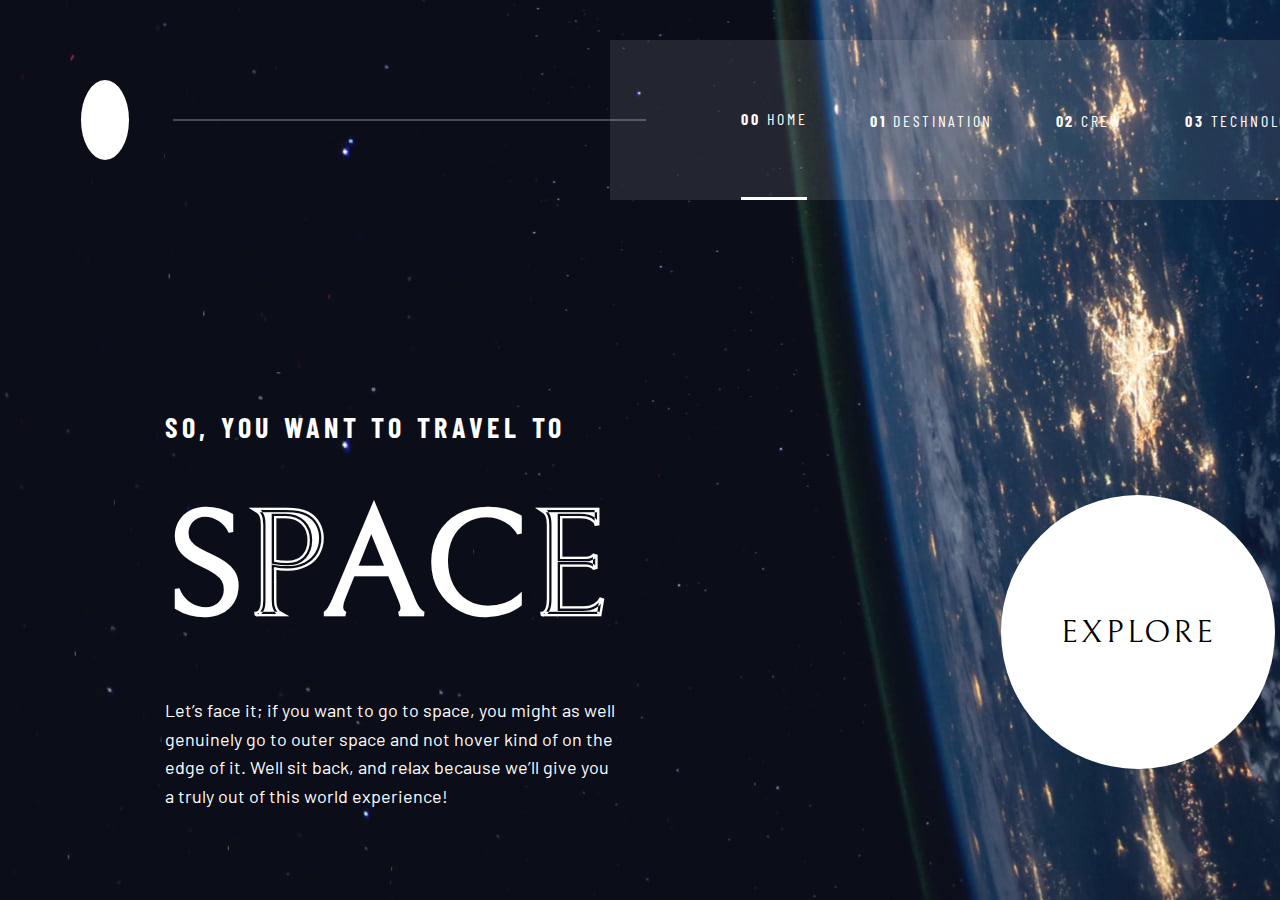
<file: index.html>
<!DOCTYPE html>
<html lang="en">

<head>
  <meta charset="UTF-8">
  <meta name="viewport" content="width=device-width, initial-scale=1.0">
  <link rel="stylesheet" href="css/styles.css">
  <link rel="icon" type="image/png" sizes="32x32" href="./assets/favicon-32x32.png">
  <link rel="preconnect" href="https://fonts.googleapis.com">
  <link rel="preconnect" href="https://fonts.gstatic.com" crossorigin>
  <link href="https://fonts.googleapis.com/css2?family=Barlow&family=Barlow+Condensed&family=Bellefair&display=swap" rel="stylesheet">
  <title>Frontend Mentor | Space tourism website</title>
</head>

<body class="index">
  <div class="navbar">
    <div class="oval">

    </div>
    <div class="rectangle-line">

    </div>
    <div class="anchor-elements">
      <a class="page-selected" href="#"><span><strong>00</strong></span> HOME</a>
      <a class="a-navbar" href="destination-moon.html"><span><strong>01</strong></span> DESTINATION</a>
      <a class="a-navbar" href="crew-commander.html"><span><strong>02</strong></span> CREW</a>
      <a class="a-navbar" href="technology-vehicle.html"><span><strong>03</strong></span> TECHNOLOGY</a>
    </div>

  </div>

  <div class="intro">
    <h2>SO, YOU WANT TO TRAVEL TO</h2>
    <h1>SPACE</h1>
    <p>Let’s face it; if you want to go to space, you might as well genuinely go to
      outer space and not hover kind of on the edge of it. Well sit back, and relax
      because we’ll give you a truly out of this world experience!</p>
  </div>


  <div class="button-explore">
    <a class="text-button-explore" href="#">EXPLORE</a>
  </div>


</body>

</html>
</file>
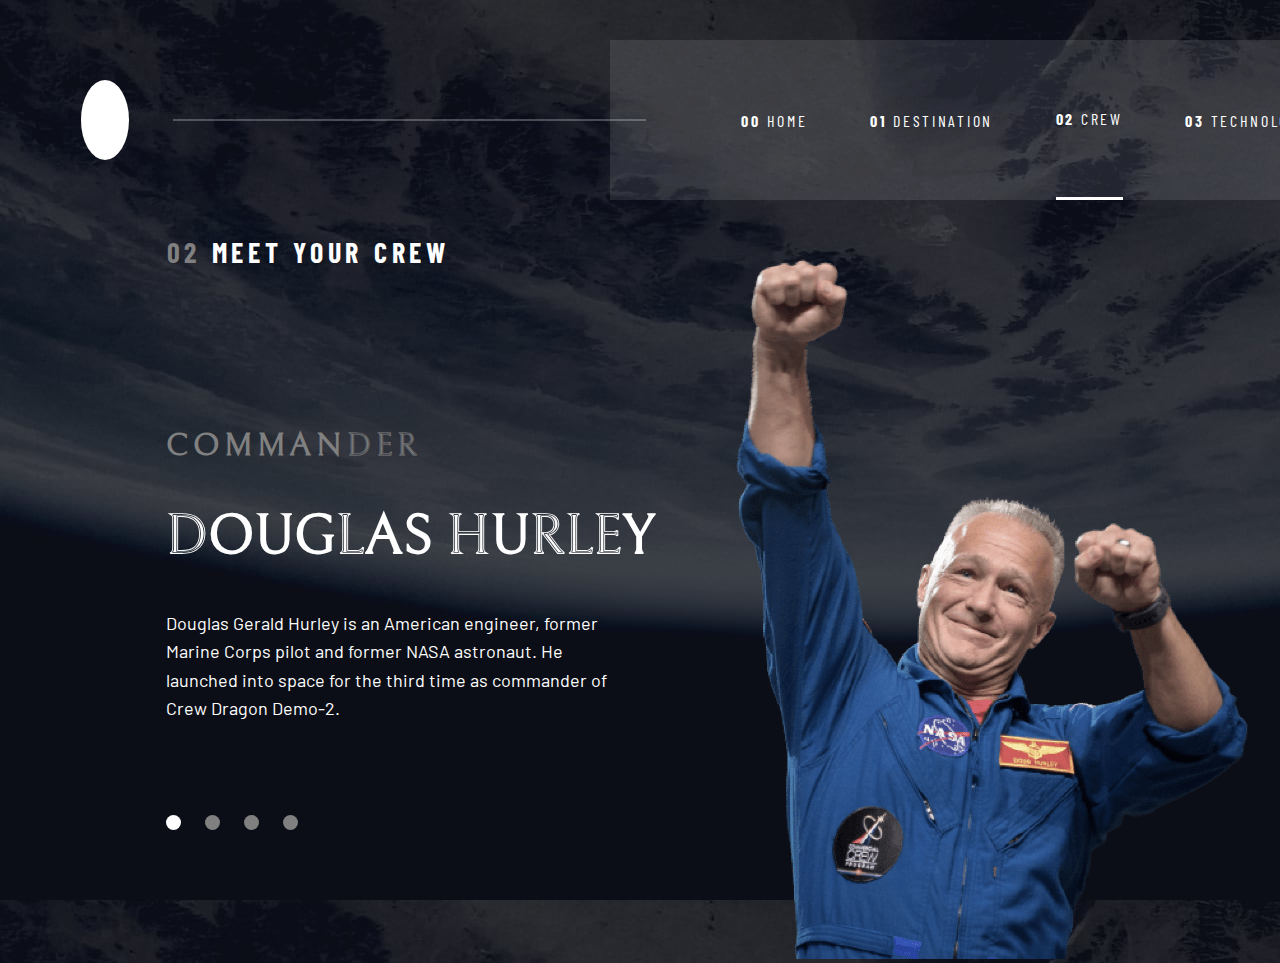
<file: crew-commander.html>
<!DOCTYPE html>
<html lang="en">

<head>
  <meta charset="UTF-8">
  <meta name="viewport" content="width=device-width, initial-scale=1.0">
  <link rel="stylesheet" href="css/styles.css">
  <link rel="icon" type="image/png" sizes="32x32" href="./assets/favicon-32x32.png">
  <link rel="preconnect" href="https://fonts.googleapis.com">
  <link rel="preconnect" href="https://fonts.gstatic.com" crossorigin>
  <link href="https://fonts.googleapis.com/css2?family=Barlow&family=Barlow+Condensed&family=Bellefair&display=swap" rel="stylesheet">
  <title>Frontend Mentor | Space tourism website</title>
</head>

<body class="crew">

  <div class="navbar">
    <div class="oval">

    </div>
    <div class="rectangle-line">

    </div>
    <div class="anchor-elements">
      <a class="a-navbar" href="index.html"><span><strong>00</strong></span> HOME</a>
      <a class="a-navbar" href="destination-moon.html"><span><strong>01</strong></span> DESTINATION</a>
      <a class="page-selected" href="#"><span><strong>02</strong></span> CREW</a>
      <a class="a-navbar" href="technology-vehicle.html"><span><strong>03</strong></span> TECHNOLOGY</a>
    </div>

  </div>

  <h2 id="subtitle"><span id="span-subtitle">02</span> MEET YOUR CREW</h2>

  <div class="description-crew">
    <h2 class="rank-crew-member">Commander</h2>
    <h1 class="name-crew-member">Douglas Hurley</h1>

    <p class="profile-crew-member">Douglas Gerald Hurley is an American engineer, former Marine Corps pilot
    and former NASA astronaut. He launched into space for the third time as
    commander of Crew Dragon Demo-2.</p>

    <div class="circle circle-selected">
      <a class="a-circle"> 01 </a>
    </div>
    <div class="circle">
      <a class="a-circle" href="crew-specialist.html"> 02 </a>
    </div>
    <div class="circle">
      <a class="a-circle" href="crew-pilot.html"> 03 </a>
    </div>
    <div class="circle">
      <a class="a-circle" href="crew-engineer.html"> 04 </a>
    </div>

  </div>
  <div class="img-crew-member">
    <img src="assets\crew\image-douglas-hurley.png" alt="">
  </div>


</body>

</html>
</file>
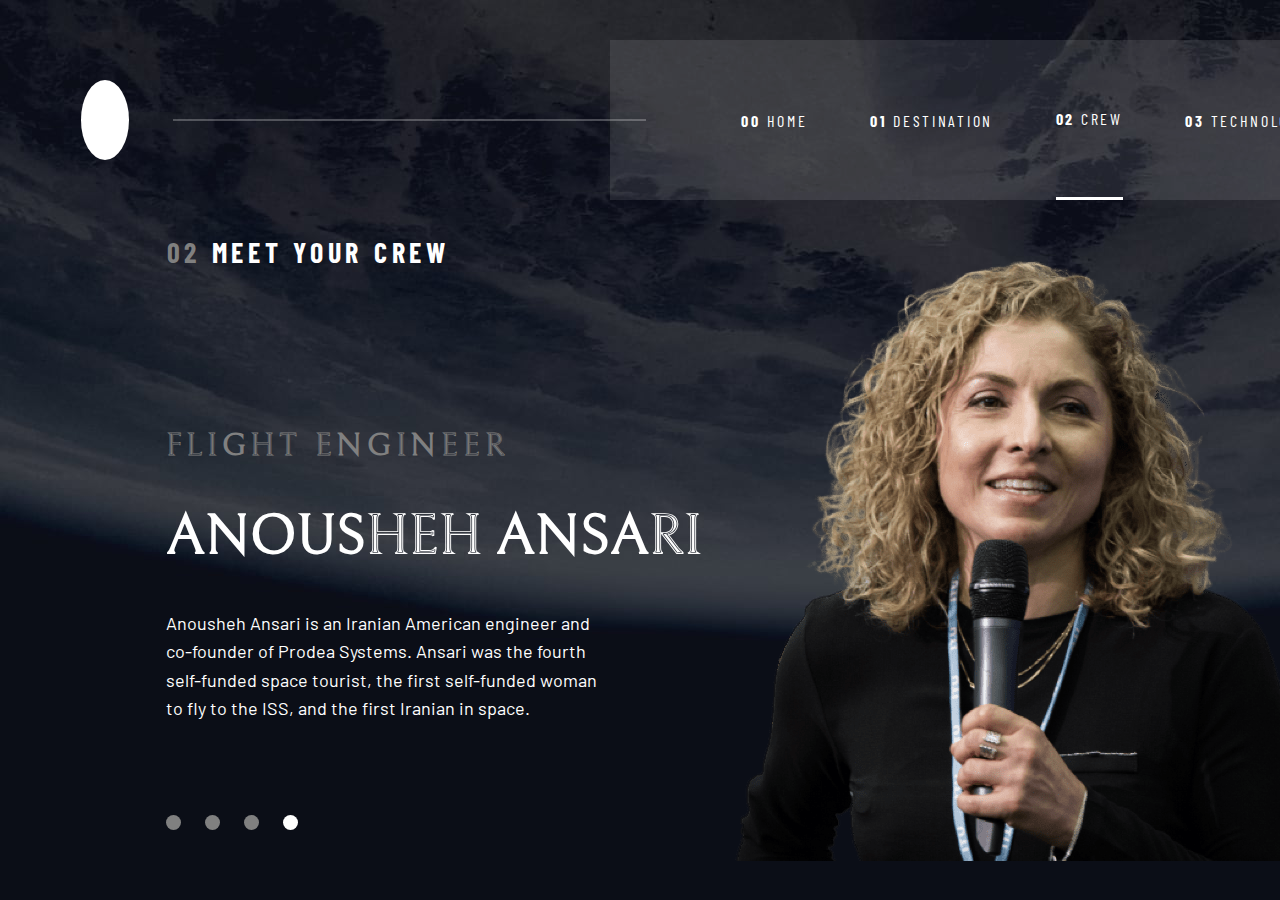
<file: crew-engineer.html>
<!DOCTYPE html>
<html lang="en">

<head>
  <meta charset="UTF-8">
  <meta name="viewport" content="width=device-width, initial-scale=1.0">
  <link rel="stylesheet" href="css/styles.css">
  <link rel="icon" type="image/png" sizes="32x32" href="./assets/favicon-32x32.png">
  <link rel="preconnect" href="https://fonts.googleapis.com">
  <link rel="preconnect" href="https://fonts.gstatic.com" crossorigin>
  <link href="https://fonts.googleapis.com/css2?family=Barlow&family=Barlow+Condensed&family=Bellefair&display=swap" rel="stylesheet">
  <title>Frontend Mentor | Space tourism website</title>
</head>

<body class="crew">
  <div class="navbar">
    <div class="oval">

    </div>
    <div class="rectangle-line">

    </div>
    <div class="anchor-elements">
      <a class="a-navbar" href="index.html"><span><strong>00</strong></span> HOME</a>
      <a class="a-navbar" href="destination-moon.html"><span><strong>01</strong></span> DESTINATION</a>
      <a class="page-selected" href="#"><span><strong>02</strong></span> CREW</a>
      <a class="a-navbar" href="technology-vehicle.html"><span><strong>03</strong></span> TECHNOLOGY</a>
    </div>

  </div>

  <h2 id="subtitle"><span id="span-subtitle">02</span> MEET YOUR CREW</h2>

  <div class="description-crew">
    <h2 class="rank-crew-member">Flight Engineer</h2>
    <h1 class="name-crew-member">Anousheh Ansari</h1>

    <p class="profile-crew-member">Anousheh Ansari is an Iranian American engineer and co-founder of Prodea Systems.
      Ansari was the fourth self-funded space tourist, the first self-funded woman to
      fly to the ISS, and the first Iranian in space.</p>

    <div class="circle">
      <a class="a-circle" href="crew-commander.html"> 01 </a>
    </div>
    <div class="circle">
      <a class="a-circle" href="crew-specialist.html"> 02 </a>
    </div>
    <div class="circle">
      <a class="a-circle" href="crew-pilot.html"> 03 </a>
    </div>
    <div class="circle circle-selected">
      <a class="a-circle"> 04 </a>
    </div>

  </div>
  <div class="img-crew-member">
    <img src="assets\crew\image-anousheh-ansari.png" alt="">
  </div>
</body>

</html>
</file>
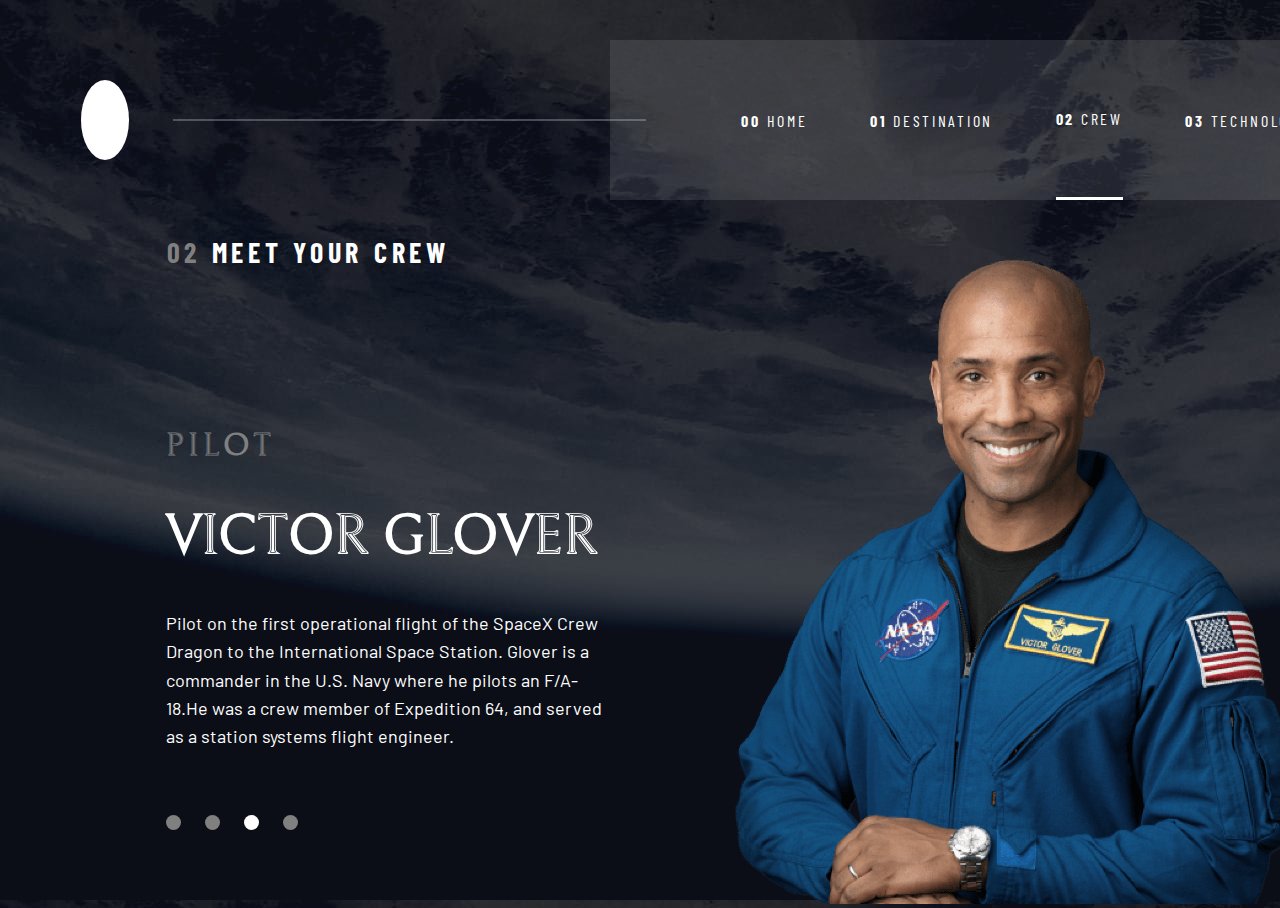
<file: crew-pilot.html>
<!DOCTYPE html>
<html lang="en">
<head>
  <meta charset="UTF-8">
  <meta name="viewport" content="width=device-width, initial-scale=1.0">
  <link rel="stylesheet" href="css/styles.css">
  <link rel="icon" type="image/png" sizes="32x32" href="./assets/favicon-32x32.png">
  <link rel="preconnect" href="https://fonts.googleapis.com">
  <link rel="preconnect" href="https://fonts.gstatic.com" crossorigin>
  <link href="https://fonts.googleapis.com/css2?family=Barlow&family=Barlow+Condensed&family=Bellefair&display=swap" rel="stylesheet">
  <title>Frontend Mentor | Space tourism website</title>
</head>
<body class="crew">
  <div class="navbar">
    <div class="oval">

    </div>
    <div class="rectangle-line">

    </div>
    <div class="anchor-elements">
      <a class="a-navbar" href="index.html"><span><strong>00</strong></span> HOME</a>
      <a class="a-navbar" href="destination-moon.html"><span><strong>01</strong></span> DESTINATION</a>
      <a class="page-selected" href="#"><span><strong>02</strong></span> CREW</a>
      <a class="a-navbar" href="technology-vehicle.html"><span><strong>03</strong></span> TECHNOLOGY</a>
    </div>

  </div>

  <h2 id="subtitle"><span id="span-subtitle">02</span> MEET YOUR CREW</h2>

  <div class="description-crew">
    <h2 class="rank-crew-member">Pilot</h2>
    <h1 class="name-crew-member">Victor Glover</h1>

    <p class="profile-crew-member">Pilot on the first operational flight of the SpaceX Crew Dragon to the
    International Space Station. Glover is a commander in the U.S. Navy where
    he pilots an F/A-18.He was a crew member of Expedition 64, and served as a
    station systems flight engineer.</p>

    <div class="circle">
      <a class="a-circle" href="crew-commander.html"> 01 </a>
    </div>
    <div class="circle">
      <a class="a-circle" href="crew-specialist.html"> 02 </a>
    </div>
    <div class="circle circle-selected">
      <a class="a-circle"> 03 </a>
    </div>
    <div class="circle">
      <a class="a-circle" href="crew-engineer.html"> 04 </a>
    </div>

  </div>
  <div class="img-crew-member">
    <img src="assets\crew\image-victor-glover.png" alt="">
  </div>

</body>
</html>
</file>
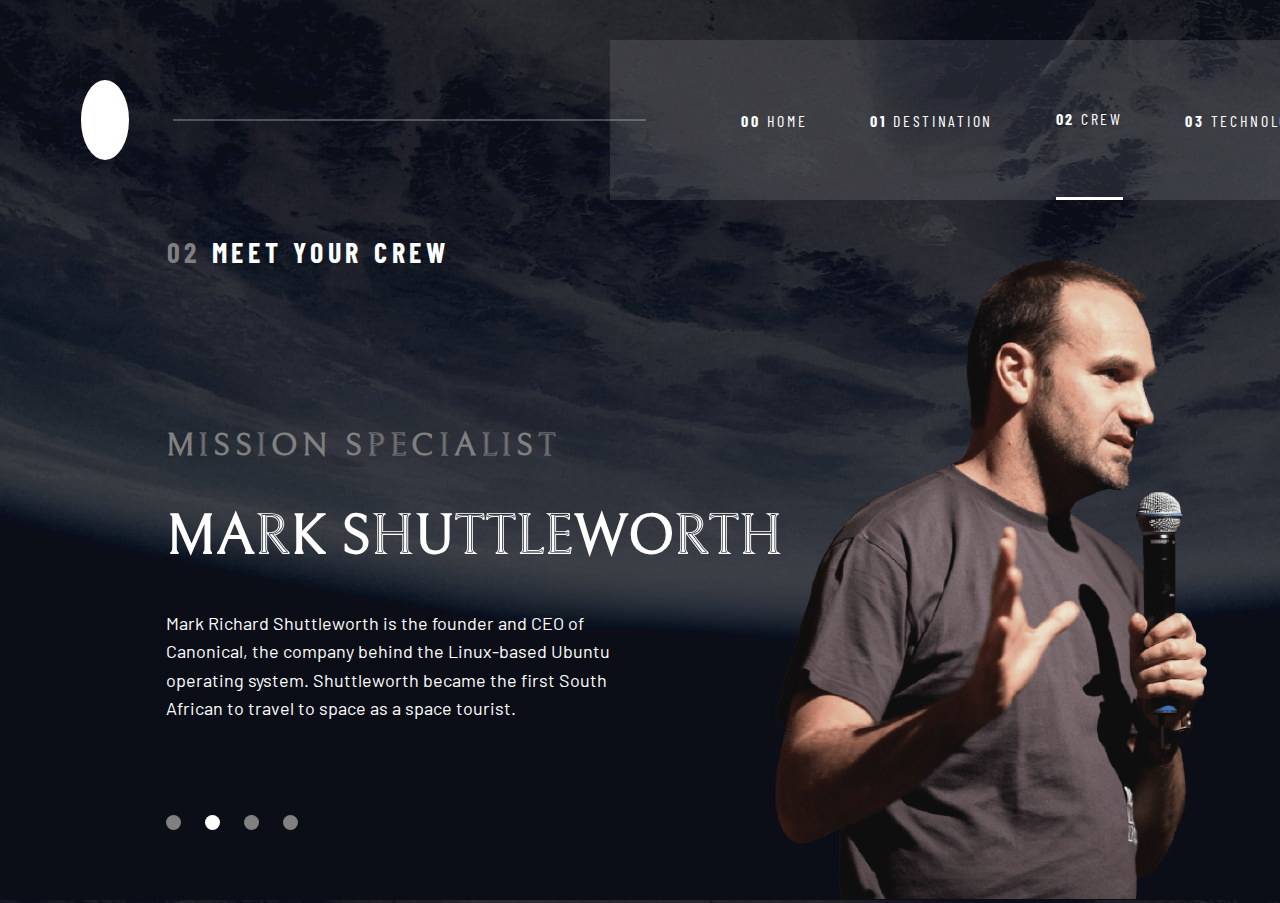
<file: crew-specialist.html>
<!DOCTYPE html>
<html lang="en">

<head>
  <meta charset="UTF-8">
  <meta name="viewport" content="width=device-width, initial-scale=1.0">
  <link rel="stylesheet" href="css/styles.css">
  <link rel="icon" type="image/png" sizes="32x32" href="./assets/favicon-32x32.png">
  <link rel="preconnect" href="https://fonts.googleapis.com">
  <link rel="preconnect" href="https://fonts.gstatic.com" crossorigin>
  <link href="https://fonts.googleapis.com/css2?family=Barlow&family=Barlow+Condensed&family=Bellefair&display=swap" rel="stylesheet">
  <title>Frontend Mentor | Space tourism website</title>
</head>

<body class="crew">
  <div class="navbar">
    <div class="oval">

    </div>
    <div class="rectangle-line">

    </div>
    <div class="anchor-elements">
      <a class="a-navbar" href="index.html"><span><strong>00</strong></span> HOME</a>
      <a class="a-navbar" href="destination-moon.html"><span><strong>01</strong></span> DESTINATION</a>
      <a class="page-selected" href="#"><span><strong>02</strong></span> CREW</a>
      <a class="a-navbar" href="technology-vehicle.html"><span><strong>03</strong></span> TECHNOLOGY</a>
    </div>

  </div>

  <h2 id="subtitle"><span id="span-subtitle">02</span> MEET YOUR CREW</h2>

  <div class="description-crew">
    <h2 class="rank-crew-member">Mission Specialist</h2>
    <h1 class="name-crew-member">Mark Shuttleworth</h1>

    <p class="profile-crew-member">Mark Richard Shuttleworth is the founder and CEO of Canonical, the company behind
      the Linux-based Ubuntu operating system. Shuttleworth became the first South
      African to travel to space as a space tourist.</p>

    <div class="circle">
      <a class="a-circle" href="crew-commander.html"> 01 </a>
    </div>
    <div class="circle circle-selected">
      <a class="a-circle"> 02 </a>
    </div>
    <div class="circle">
      <a class="a-circle" href="crew-pilot.html"> 03 </a>
    </div>
    <div class="circle">
      <a class="a-circle" href="crew-engineer.html"> 04 </a>
    </div>

  </div>
  <div class="img-crew-member">
    <img src="assets\crew\image-mark-shuttleworth.png" alt="">
  </div>





</body>

</html>
</file>
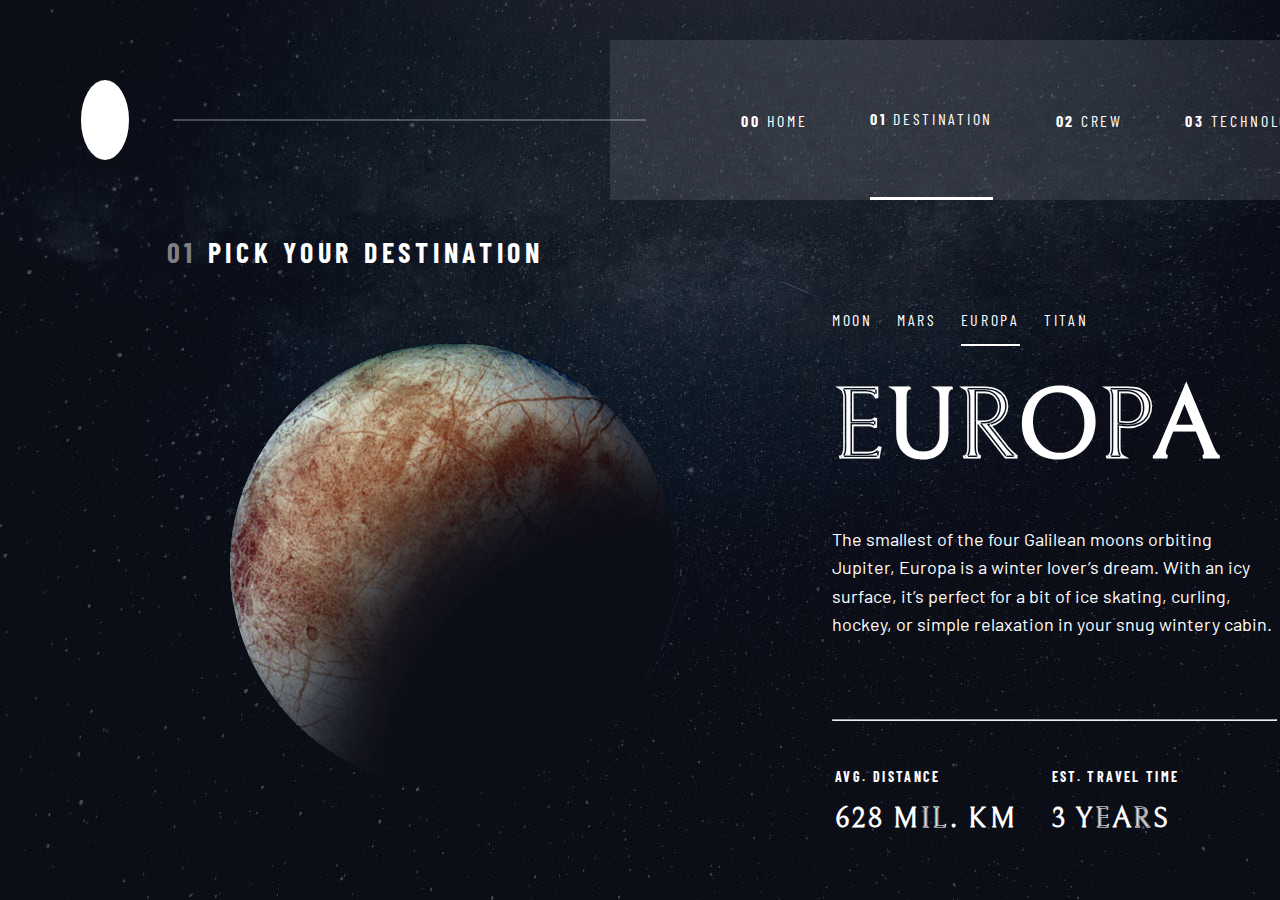
<file: destination-europa.html>
<!DOCTYPE html>
<html lang="en">

<head>
  <meta charset="UTF-8">
  <meta name="viewport" content="width=device-width, initial-scale=1.0">
  <link rel="stylesheet" href="css/styles.css">
  <link rel="icon" type="image/png" sizes="32x32" href="./assets/favicon-32x32.png">
  <link rel="preconnect" href="https://fonts.googleapis.com">
  <link rel="preconnect" href="https://fonts.gstatic.com" crossorigin>
  <link href="https://fonts.googleapis.com/css2?family=Barlow&family=Barlow+Condensed&family=Bellefair&display=swap" rel="stylesheet">
  <title>Frontend Mentor | Space tourism website</title>
</head>

<body class="destinations">
  <div class="navbar">
    <div class="oval">

    </div>
    <div class="rectangle-line">

    </div>
    <div class="anchor-elements">
      <a class="a-navbar" href="index.html"><span><strong>00</strong></span> HOME</a>
      <a class="page-selected" href="#"><span><strong>01</strong></span> DESTINATION</a>
      <a class="a-navbar" href="crew-commander.html"><span><strong>02</strong></span> CREW</a>
      <a class="a-navbar" href="technology-vehicle.html"><span><strong>03</strong></span> TECHNOLOGY</a>
    </div>

  </div>

  <h2 id="subtitle"><span id="span-subtitle">01</span> PICK YOUR DESTINATION</h2>
  <div class="destination">
    <img src="assets\destination\image-europa.png" alt="">
  </div>

  <div class="description">
    <div class="">
      <a class="element" href="destination-moon.html">MOON</a>
      <a class="element" href="destination-mars.html">MARS</a>
      <a class="element destination-selected" href="#">EUROPA</a>
      <a class="element" href="destination-titan.html">TITAN</a>
    </div>

    <h1 class="moons">EUROPA</h1>

    <p>The smallest of the four Galilean moons orbiting Jupiter, Europa is a
      winter lover’s dream. With an icy surface, it’s perfect for a bit of
      ice skating, curling, hockey, or simple relaxation in your snug
      wintery cabin.</p>
    <hr>

    <table>
      <tr>
        <td>
          <h3>Avg. distance</h3>
        </td>
        <td>
          <h3>Est. travel time</h3>
        </td>
      </tr>
      <tr>
        <td>
          <h4>628 mil. km</h4>
        </td>
        <td>
          <h4>3 years</h4>
        </td>
      </tr>
    </table>
  </div>

</body>

</html>
</file>
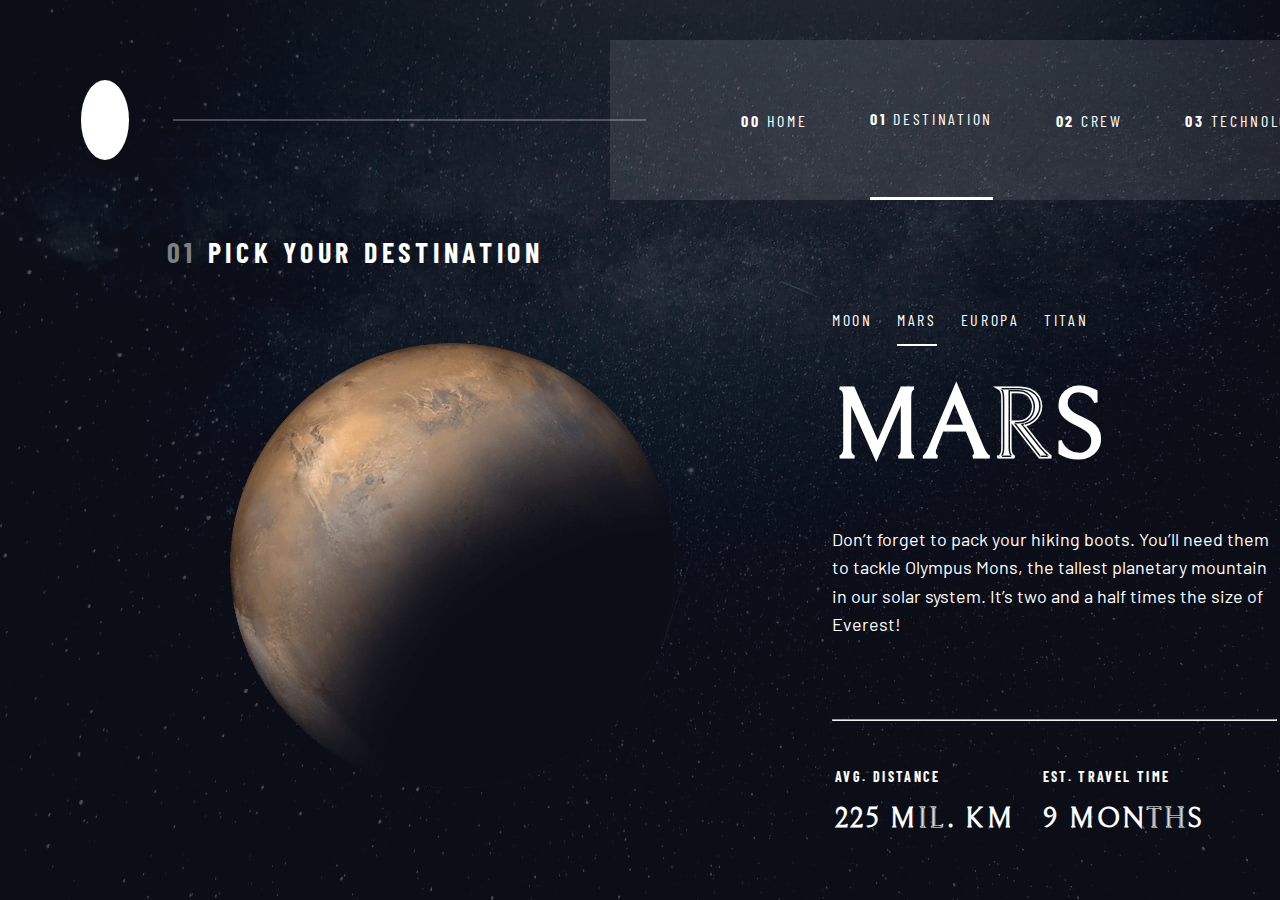
<file: destination-mars.html>
<!DOCTYPE html>
<html lang="en">

<head>
  <meta charset="UTF-8">
  <meta name="viewport" content="width=device-width, initial-scale=1.0">
  <link rel="stylesheet" href="css/styles.css">
  <link rel="icon" type="image/png" sizes="32x32" href="./assets/favicon-32x32.png">
  <link rel="preconnect" href="https://fonts.googleapis.com">
  <link rel="preconnect" href="https://fonts.gstatic.com" crossorigin>
  <link href="https://fonts.googleapis.com/css2?family=Barlow&family=Barlow+Condensed&family=Bellefair&display=swap" rel="stylesheet">
  <title>Frontend Mentor | Space tourism website</title>
</head>

<body class="destinations">

  <div class="navbar">
    <div class="oval">

    </div>
    <div class="rectangle-line">

    </div>
    <div class="anchor-elements">
      <a class="a-navbar" href="index.html"><span><strong>00</strong></span> HOME</a>
      <a class="page-selected" href="#"><span><strong>01</strong></span> DESTINATION</a>
      <a class="a-navbar" href="crew-commander.html"><span><strong>02</strong></span> CREW</a>
      <a class="a-navbar" href="technology-vehicle.html"><span><strong>03</strong></span> TECHNOLOGY</a>
    </div>

  </div>

  <h2 id="subtitle"><span id="span-subtitle">01</span> PICK YOUR DESTINATION</h2>
  <div class="destination">
    <img src="assets\destination\image-mars.png" alt="">
  </div>

  <div class="description">
    <div class="">
      <a class="element" href="destination-moon.html">MOON</a>
      <a class="element destination-selected" href="#">MARS</a>
      <a class="element" href="destination-europa.html">EUROPA</a>
      <a class="element" href="destination-titan.html">TITAN</a>
    </div>

    <h1 class="moons">MARS</h1>

    <p>Don’t forget to pack your hiking boots. You’ll need them to tackle Olympus Mons,
    the tallest planetary mountain in our solar system. It’s two and a half times
    the size of Everest!</p>
    <hr>

    <table>
      <tr>
        <td>
          <h3>Avg. distance</h3>
        </td>
        <td>
          <h3>Est. travel time</h3>
        </td>
      </tr>
      <tr>
        <td>
          <h4>225 mil. km</h4>
        </td>
        <td>
          <h4>9 months</h4>
        </td>
      </tr>
    </table>
  </div>


</body>

</html>
</file>
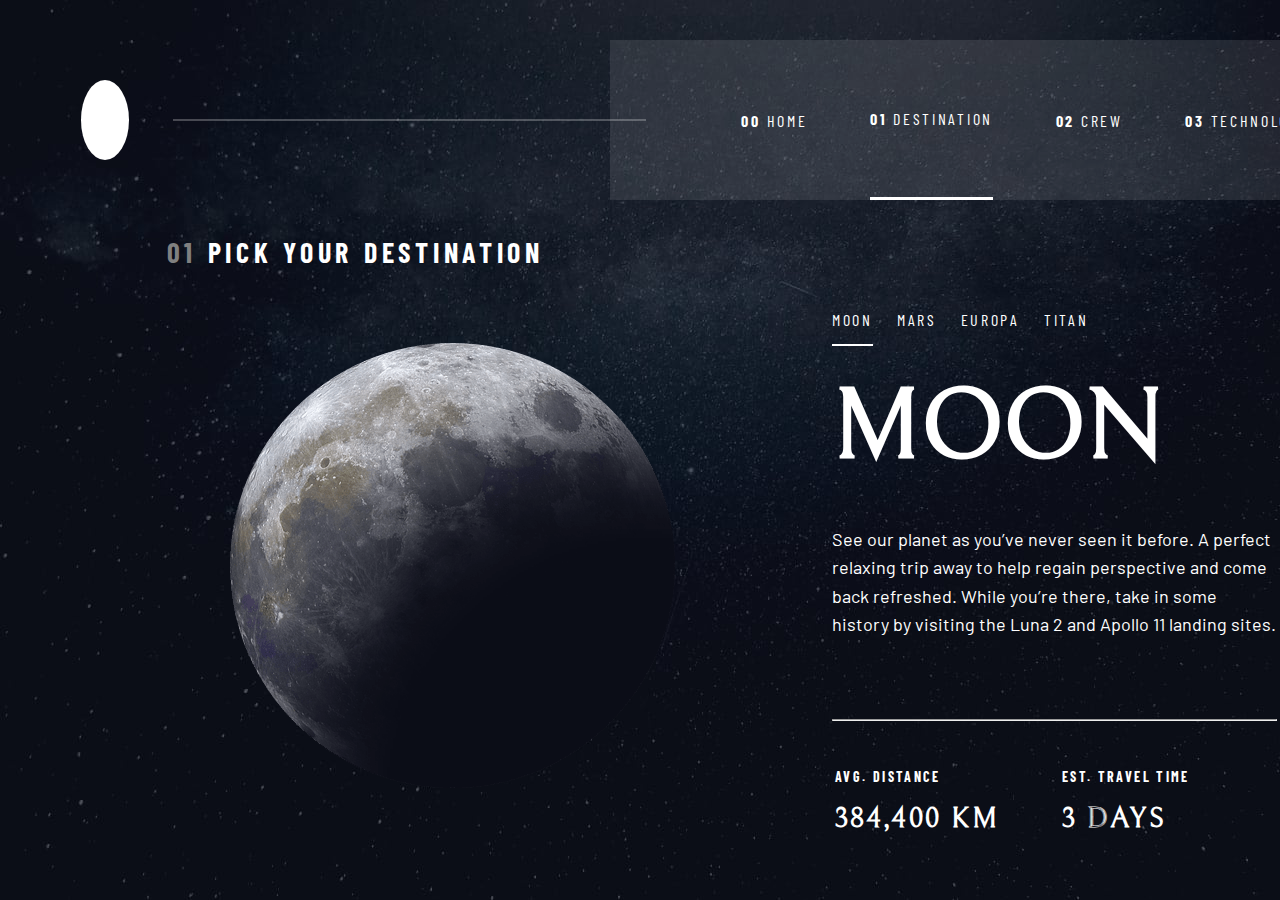
<file: destination-moon.html>
<!DOCTYPE html>
<html lang="en">

<head>
  <meta charset="UTF-8">
  <meta name="viewport" content="width=device-width, initial-scale=1.0">
  <link rel="stylesheet" href="css/styles.css">
  <link rel="icon" type="image/png" sizes="32x32" href="./assets/favicon-32x32.png">
  <link rel="preconnect" href="https://fonts.googleapis.com">
  <link rel="preconnect" href="https://fonts.gstatic.com" crossorigin>
  <link href="https://fonts.googleapis.com/css2?family=Barlow&family=Barlow+Condensed&family=Bellefair&display=swap" rel="stylesheet">
  <title>Frontend Mentor | Space tourism website</title>
</head>

<body class="destinations">

  <div class="navbar">
    <div class="oval">

    </div>
    <div class="rectangle-line">

    </div>
    <div class="anchor-elements">
      <a class="a-navbar" href="index.html"><span><strong>00</strong></span> HOME</a>
      <a class="page-selected" href="#"><span><strong>01</strong></span> DESTINATION</a>
      <a class="a-navbar" href="crew-commander.html"><span><strong>02</strong></span> CREW</a>
      <a class="a-navbar" href="technology-vehicle.html"><span><strong>03</strong></span> TECHNOLOGY</a>
    </div>

  </div>

  <h2 id="subtitle"><span id="span-subtitle">01</span> PICK YOUR DESTINATION</h2>
  <div class="destination">
    <img class="planets" src="assets\destination\image-moon.png" alt="">
  </div>

  <div class="description">
    <div class="">
      <a class="element destination-selected" href="#">MOON</a>
      <a class="element" href="destination-mars.html">MARS</a>
      <a class="element" href="destination-europa.html">EUROPA</a>
      <a class="element" href="destination-titan.html">TITAN</a>
    </div>

    <h1 class="moons">MOON</h1>

    <p>See our planet as you’ve never seen it before. A perfect relaxing trip away to help
      regain perspective and come back refreshed. While you’re there, take in some history
      by visiting the Luna 2 and Apollo 11 landing sites.</p>
    <hr>

    <table>
      <tr>
        <td><h3>Avg. distance</h3></td>
        <td><h3>Est. travel time</h3></td>
      </tr>
      <tr>
        <td><h4>384,400 km</h4></td>
        <td><h4>3 days</h4></td>
      </tr>
    </table>
  </div>

</body>

</html>
</file>
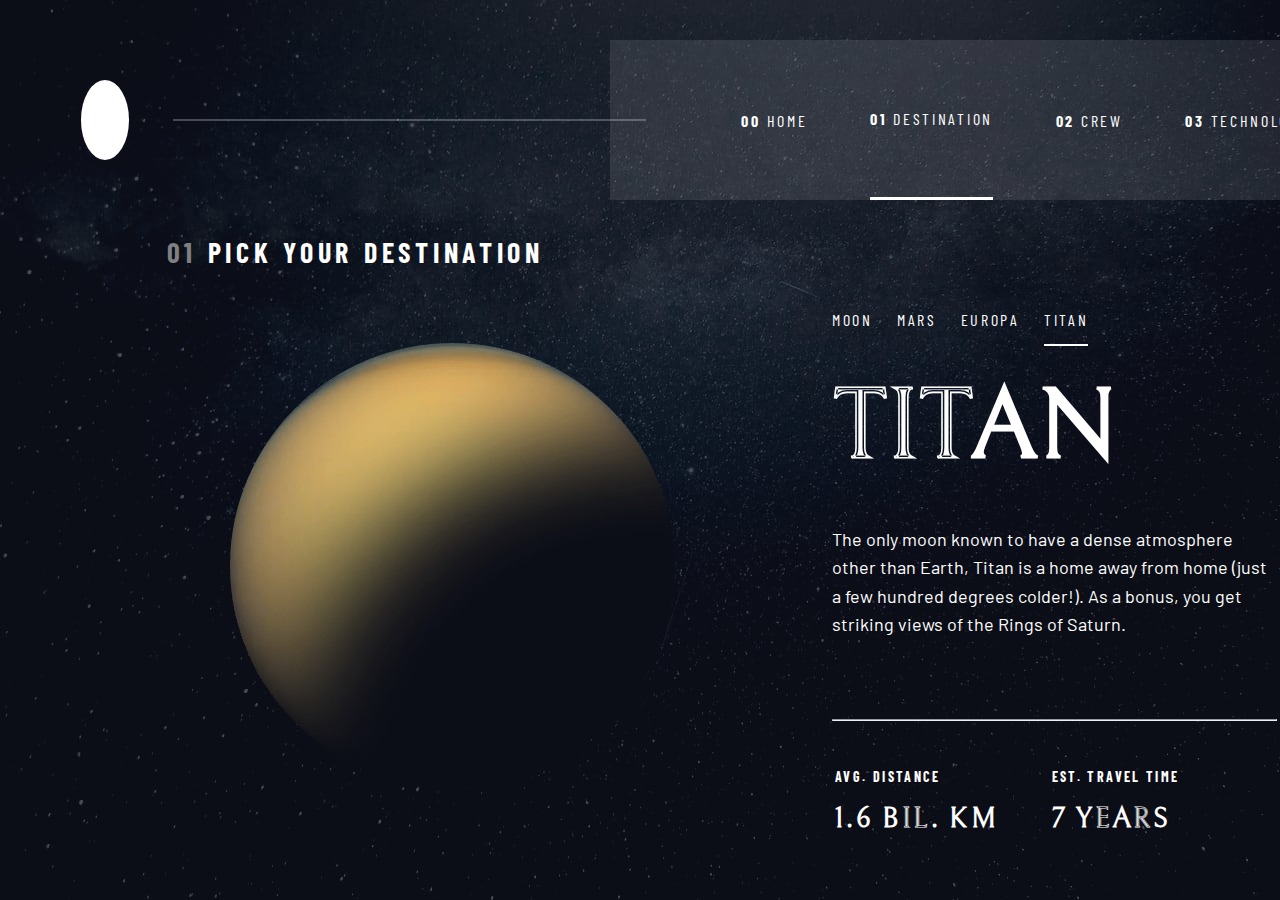
<file: destination-titan.html>
<!DOCTYPE html>
<html lang="en">
<head>
  <meta charset="UTF-8">
  <meta name="viewport" content="width=device-width, initial-scale=1.0">
  <link rel="stylesheet" href="css/styles.css">
  <link rel="icon" type="image/png" sizes="32x32" href="./assets/favicon-32x32.png">
  <link rel="preconnect" href="https://fonts.googleapis.com">
  <link rel="preconnect" href="https://fonts.gstatic.com" crossorigin>
  <link href="https://fonts.googleapis.com/css2?family=Barlow&family=Barlow+Condensed&family=Bellefair&display=swap" rel="stylesheet">
  <title>Frontend Mentor | Space tourism website</title>
</head>
<body class="destinations">
  <div class="navbar">
    <div class="oval">

    </div>
    <div class="rectangle-line">

    </div>
    <div class="anchor-elements">
      <a class="a-navbar" href="index.html"><span><strong>00</strong></span> HOME</a>
      <a class="page-selected" href="#"><span><strong>01</strong></span> DESTINATION</a>
      <a class="a-navbar" href="crew-commander.html"><span><strong>02</strong></span> CREW</a>
      <a class="a-navbar" href="technology-vehicle.html"><span><strong>03</strong></span> TECHNOLOGY</a>
    </div>

  </div>

  <h2 id="subtitle"><span id="span-subtitle">01</span> PICK YOUR DESTINATION</h2>
  <div class="destination">
    <img src="assets\destination\image-titan.png" alt="">
  </div>

  <div class="description">
    <div class="">
      <a class="element" href="destination-moon.html">MOON</a>
      <a class="element" href="destination-mars.html">MARS</a>
      <a class="element" href="destination-europa.html">EUROPA</a>
      <a class="element destination-selected" href="#">TITAN</a>
    </div>

    <h1 class="moons">TITAN</h1>

    <p>The only moon known to have a dense atmosphere other than Earth, Titan
    is a home away from home (just a few hundred degrees colder!). As a
    bonus, you get striking views of the Rings of Saturn.</p>
    <hr>

    <table>
      <tr>
        <td>
          <h3>Avg. distance</h3>
        </td>
        <td>
          <h3>Est. travel time</h3>
        </td>
      </tr>
      <tr>
        <td>
          <h4>1.6 bil. km</h4>
        </td>
        <td>
          <h4>7 years</h4>
        </td>
      </tr>
    </table>
  </div>

</body>
</html>
</file>
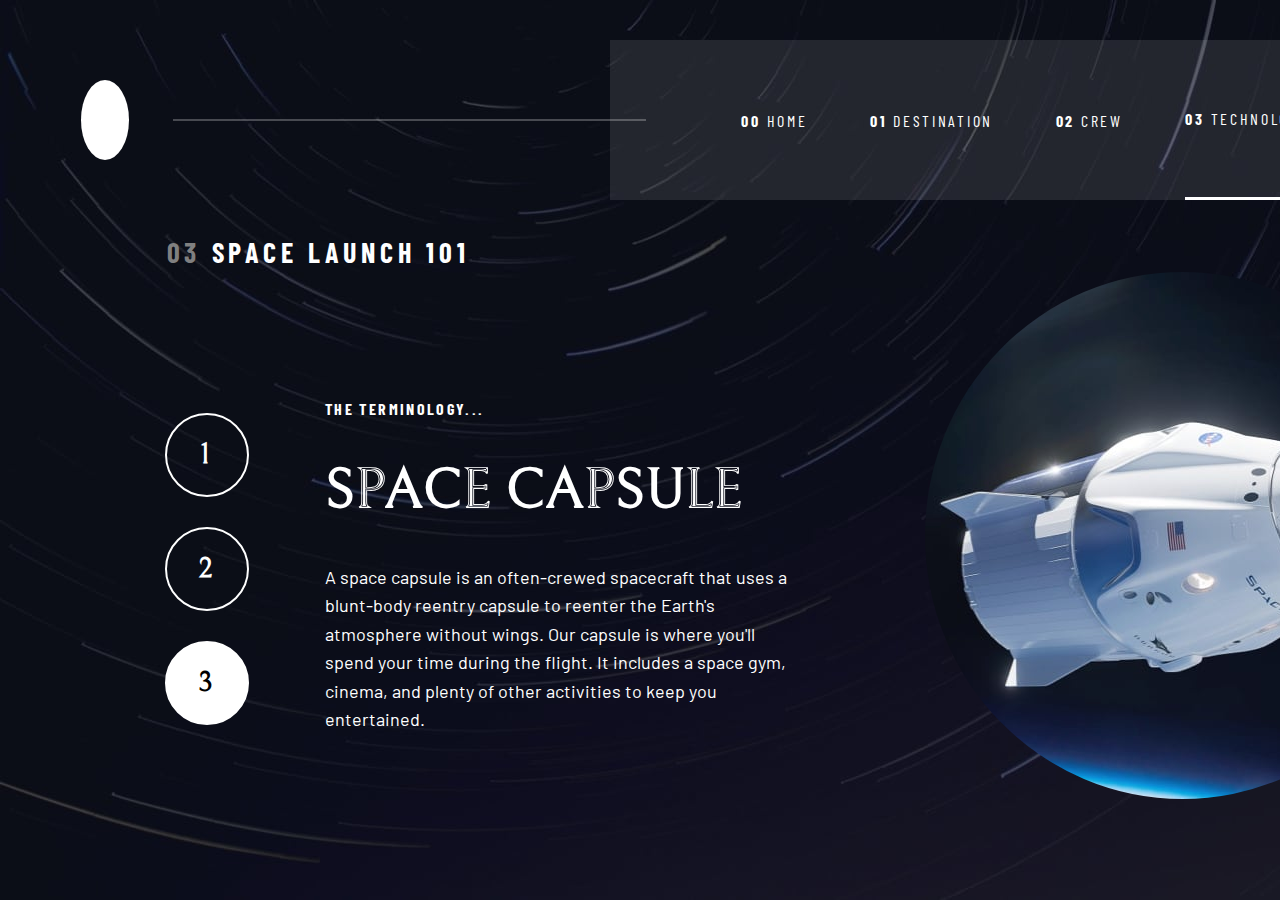
<file: technology-capsule.html>
<!DOCTYPE html>
<html lang="en">
<head>
  <meta charset="UTF-8">
  <meta name="viewport" content="width=device-width, initial-scale=1.0">
  <link rel="stylesheet" href="css/styles.css">
  <link rel="icon" type="image/png" sizes="32x32" href="./assets/favicon-32x32.png">
  <link rel="preconnect" href="https://fonts.googleapis.com">
  <link rel="preconnect" href="https://fonts.gstatic.com" crossorigin>
  <link href="https://fonts.googleapis.com/css2?family=Barlow&family=Barlow+Condensed&family=Bellefair&display=swap" rel="stylesheet">
  <title>Frontend Mentor | Space tourism website</title>
</head>
<body class="technology">
  <div class="navbar">
    <div class="oval">

    </div>
    <div class="rectangle-line">

    </div>
    <div class="anchor-elements">
      <a class="a-navbar" href="index.html"><span><strong>00</strong></span> HOME</a>
      <a class="a-navbar" href="destination-moon.html"><span><strong>01</strong></span> DESTINATION</a>
      <a class="a-navbar" href="crew-commander.html"><span><strong>02</strong></span> CREW</a>
      <a class="page-selected" href="#"><span><strong>03</strong></span> TECHNOLOGY</a>
    </div>

  </div>

  <h2 id="subtitle"><span id="span-subtitle">03</span> Space launch 101</h2>

  <div class="numbers">
    <a class="number-circle" href="technology-vehicle.html"><h4 class="number-circle-text">1</h4></a>
    <a class="number-circle" href="technology-spaceport.html"><h4 class="number-circle-text">2</h4></a>
    <a class="number-circle number-circle-selected" href="#"><h4 class="number-circle-text">3</h4></a>
  </div>

  <div class="description-technology">
    <h3 class="terminology">The terminology...</h3>
    <h1 class="name-technology">Space capsule</h1>

    <p>A space capsule is an often-crewed spacecraft that uses a blunt-body reentry
    capsule to reenter the Earth's atmosphere without wings. Our capsule is where
    you'll spend your time during the flight. It includes a space gym, cinema,
    and plenty of other activities to keep you entertained.</p>
  </div>

  <img class="technology-img" src="assets\technology\image-space-capsule-portrait.jpg" alt="">
</body>
</html>
</file>
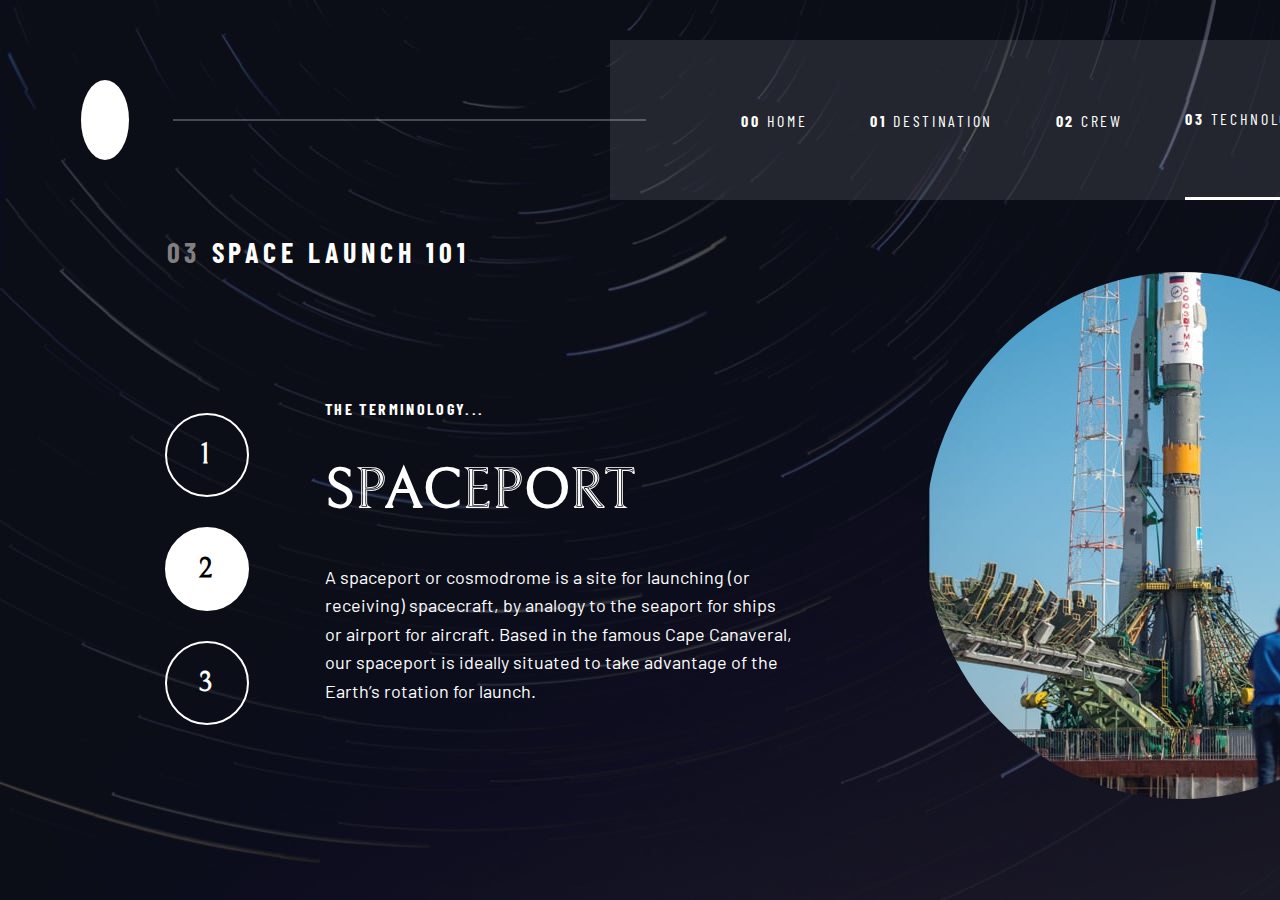
<file: technology-spaceport.html>
<!DOCTYPE html>
<html lang="en">
<head>
  <meta charset="UTF-8">
  <meta name="viewport" content="width=device-width, initial-scale=1.0">
  <link rel="stylesheet" href="css/styles.css">
  <link rel="icon" type="image/png" sizes="32x32" href="./assets/favicon-32x32.png">
  <link rel="preconnect" href="https://fonts.googleapis.com">
  <link rel="preconnect" href="https://fonts.gstatic.com" crossorigin>
  <link href="https://fonts.googleapis.com/css2?family=Barlow&family=Barlow+Condensed&family=Bellefair&display=swap" rel="stylesheet">
  <title>Frontend Mentor | Space tourism website</title>
</head>
<body class="technology">

  <div class="navbar">
    <div class="oval">

    </div>
    <div class="rectangle-line">

    </div>
    <div class="anchor-elements">
      <a class="a-navbar" href="index.html"><span><strong>00</strong></span> HOME</a>
      <a class="a-navbar" href="destination-moon.html"><span><strong>01</strong></span> DESTINATION</a>
      <a class="a-navbar" href="crew-commander.html"><span><strong>02</strong></span> CREW</a>
      <a class="page-selected" href="#"><span><strong>03</strong></span> TECHNOLOGY</a>
    </div>

  </div>

  <h2 id="subtitle"><span id="span-subtitle">03</span> Space launch 101</h2>

  <div class="numbers">
    <a class="number-circle" href="technology-vehicle.html"><h4 class="number-circle-text">1</h4></a>
    <a class="number-circle  number-circle-selected" href="#"><h4 class="number-circle-text">2</h4></a>
    <a class="number-circle" href="technology-capsule.html"><h4 class="number-circle-text">3</h4></a>
  </div>

  <div class="description-technology">
    <h3 class="terminology">The terminology...</h3>
    <h1 class="name-technology">Spaceport</h1>

    <p>A spaceport or cosmodrome is a site for launching (or receiving) spacecraft,
    by analogy to the seaport for ships or airport for aircraft. Based in the
    famous Cape Canaveral, our spaceport is ideally situated to take advantage
    of the Earth’s rotation for launch.</p>
  </div>

  <img class="technology-img" src="assets\technology\image-spaceport-portrait.jpg" alt="">
</body>
</html>
</file>
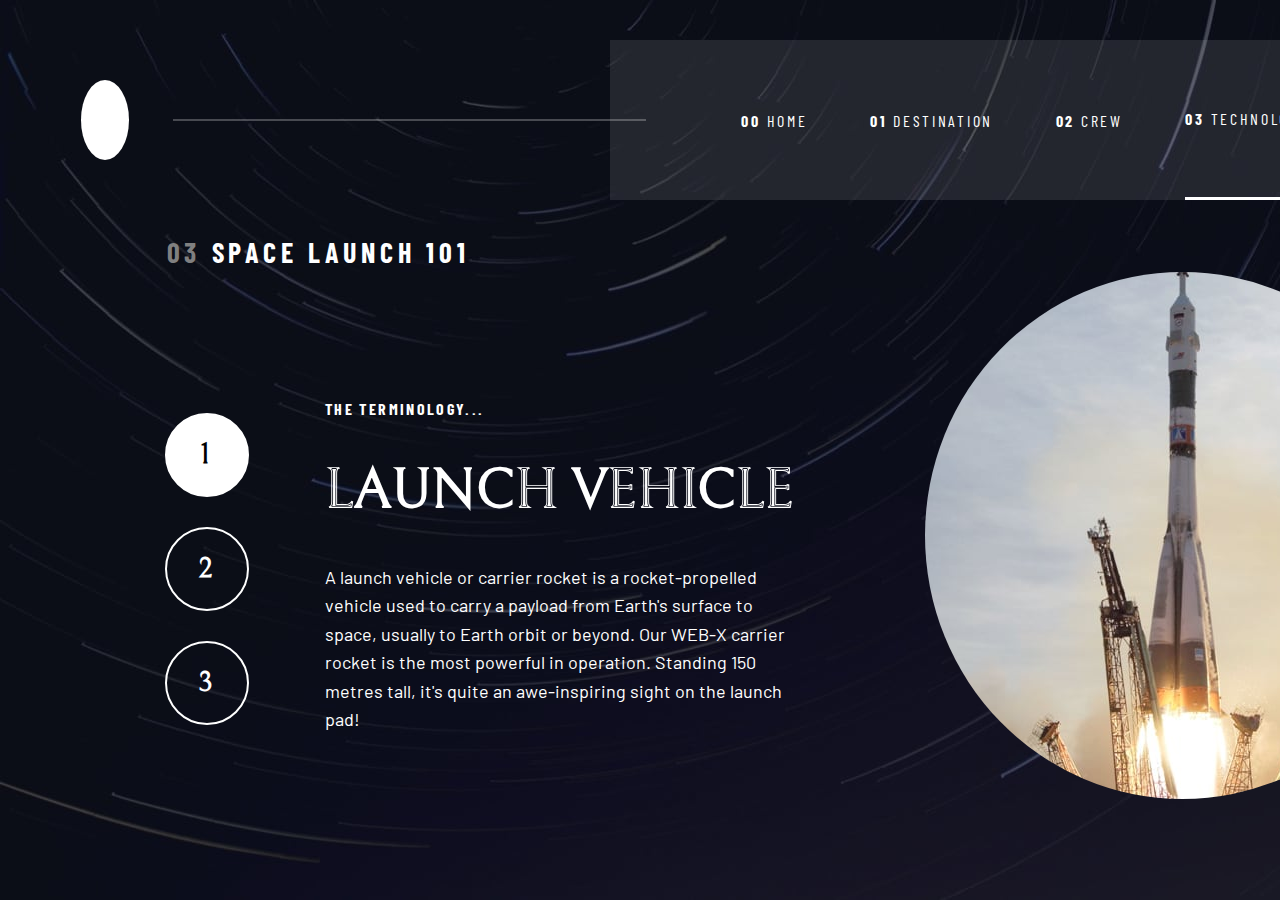
<file: technology-vehicle.html>
<!DOCTYPE html>
<html lang="en">
<head>
  <meta charset="UTF-8">
  <meta name="viewport" content="width=device-width, initial-scale=1.0">
  <link rel="stylesheet" href="css/styles.css">
  <link rel="icon" type="image/png" sizes="32x32" href="./assets/favicon-32x32.png">
  <link rel="preconnect" href="https://fonts.googleapis.com">
  <link rel="preconnect" href="https://fonts.gstatic.com" crossorigin>
  <link href="https://fonts.googleapis.com/css2?family=Barlow&family=Barlow+Condensed&family=Bellefair&display=swap" rel="stylesheet">
  <title>Frontend Mentor | Space tourism website</title>
</head>
<body class="technology">
  <div class="navbar">
    <div class="oval">

    </div>
    <div class="rectangle-line">

    </div>
    <div class="anchor-elements">
      <a class="a-navbar" href="index.html"><span><strong>00</strong></span> HOME</a>
      <a class="a-navbar" href="destination-moon.html"><span><strong>01</strong></span> DESTINATION</a>
      <a class="a-navbar" href="crew-commander.html"><span><strong>02</strong></span> CREW</a>
      <a class="page-selected" href="#"><span><strong>03</strong></span> TECHNOLOGY</a>
    </div>

  </div>

  <h2 id="subtitle"><span id="span-subtitle">03</span> Space launch 101</h2>

  <div class="numbers">
    <a class="number-circle number-circle-selected" href="#"><h4 class="number-circle-text">1</h4></a>
    <a class="number-circle" href="technology-spaceport.html"><h4 class="number-circle-text">2</h4></a>
    <a class="number-circle" href="technology-capsule.html"><h4 class="number-circle-text">3</h4></a>
  </div>

  <div class="description-technology">
    <h3 class="terminology">The terminology...</h3>
    <h1 class="name-technology">Launch vehicle</h1>

    <p>A launch vehicle or carrier rocket is a rocket-propelled vehicle used to carry a
    payload from Earth's surface to space, usually to Earth orbit or beyond. Our
    WEB-X carrier rocket is the most powerful in operation. Standing 150 metres tall,
    it's quite an awe-inspiring sight on the launch pad!</p>
  </div>

  <img class="technology-img" src="assets\technology\image-launch-vehicle-portrait.jpg" alt="">

</body>
</html>
</file>
<file: css/styles.css>
body {
  position: relative;
  margin: 0;
  width: 90rem;
  height: 56.25rem;
  text-align: center;
  color: white;
}

.index {
  background-image: url("../assets/home/background-home-desktop.jpg");
  background-size: cover;
}

.destinations {
  background-image: url("../assets/destination/background-destination-desktop.jpg");
  background-size: cover;
}

.crew {
  background-image: url("../assets/crew/background-crew-desktop.jpg");
  background-size: cover;
}

.technology {
  background-image: url("../assets/technology/background-technology-desktop.jpg");
  background-size: cover;
}

td {
  width: 300px;
  height: 30px;
}

p {
  font-family: 'Barlow', sans-serif;
  font-size: 1.125rem;
  line-height: 1.78rem;
}

hr {
  margin: 80px 0 30px 0;
}

h1 {
  font-family: 'Bellefair', serif;
  font-size: 9.375rem;
  margin: 40px 0;
  text-transform: uppercase;
}

.moons {
  font-size: 100px;
}

h2 {
  font-family: 'Barlow Condensed', sans-serif;
  font-size: 28px;
  letter-spacing: 4.725px;
  text-transform: uppercase;
}

h3 {
  font-family: 'Barlow Condensed', sans-serif;
  font-size: 14px;
  letter-spacing: 2.3625px;
  text-transform: uppercase;
}

h4 {
  font-family: 'Bellefair', serif;
  font-size: 28px;
  letter-spacing: 2.3625px;
  text-transform: uppercase;
  margin: 0;
}

a {
  margin: auto;
  font-family: 'Barlow Condensed', sans-serif;
  font-size: 16px;
  color: white;
  text-decoration: none;
  letter-spacing: 2.7px;
}

.a-navbar:hover {
  padding: 69px 0;
  border-bottom: solid 3px;
}

.anchor-elements {
  vertical-align: middle;
  width: 630px;
  height: 160px;
  background-color: rgba(255, 255, 255, 0.1);
  position: relative;
  display: inline-flex;
  padding: 0 100px;
}

.button-explore {
  position: absolute;
  top: 30.9375rem;
  left: 62.5625rem;
  width: 274px;
  height: 274px;
  border-radius: 100%;
  background-color: white;
  display: flex;
}

.destination {
  text-align: center;
  position: absolute;
  width: 445px;
  height: 445px;
  left: 230px;
  top: 343px;

}

#subtitle {
  position: absolute;
  left: 166.5px;
  top: 212px;
}

#span-subtitle {
  color: grey;
}

.description {
  position: absolute;
  width: 445px;
  height: 472px;
  left: 832px;
  top: 310px;
  text-align: left;
}

.element {
  margin-right: 20px;
}

.element:hover {
  padding-bottom: 15px;
  border-bottom: solid 2px;
}

.page-selected {
  padding: 69px 0;
  border-bottom: solid 3px;
}

.destination-selected {
  padding-bottom: 15px;
  border-bottom: solid 2px;
}

.oval {
  vertical-align: middle;
  width: 48px;
  height: 79.5px;
  border-radius: 24px/39.75px;
  background-color: white;
  display: inline-block;
}

.rectangle-line {
  position: relative;
  left: 40px;
  vertical-align: middle;
  width: 473px;
  height: 1.66px;
  opacity: 0.25;
  background-color: white;
  display: inline-block;
}

.text-button-explore {
  font-family: 'Bellefair', serif;
  color: black;
  margin: auto;
  font-size: 32px;
}

.text-button-explore:hover {
  text-decoration: none;
}

.intro {
  position: absolute;
  top: 24.1875rem;
  left: 10.3125rem;
  text-align: left;
  width: 450px;
  height: 382px;
}

.navbar {
  position: absolute;
  top: 2.5rem;
  right: 0;
}

.description-crew {
  position: absolute;
  left: 165.5px;
  top: 400px;
  text-align: left;
}

.rank-crew-member {
  font-size: 32px;
  font-family: 'Bellefair', serif;
  text-transform: uppercase;
  color: grey;
}

.name-crew-member {
  font-size: 56px;
  text-transform: uppercase;
}

.profile-crew-member {
  width: 444px;
  height: 128px;
}

.img-crew-member {
  position: absolute;
  left: 734.93px;
  bottom: 0;
  width: 512px;
  height: 641px;
}

.circle {
  width: 15px;
  height: 15px;
  border-radius: 100%;
  background-color: grey;
  margin: 60px 20px 60px 0;
  display: inline-block;
}

.circle:hover {
  background-color: white;
}

.circle-selected {
  background-color: white;
}

.a-circle {
  opacity: 0;
}

.numbers {
  position: absolute;
  left: 165px;
  top: 383px;
  width: 90px;
  text-align: center;
}

.number-circle {
  font-family: 'Bellefair', serif;
  width: 80px;
  height: 80px;
  display: block;
  border-radius: 100%;
  border: solid 2px white;
  margin: 30px 0;
  display: flex;
  font-size: 32px;
}

.number-circle-text {
  margin: auto;
}

.number-circle:hover {
  background-color: white;
  color: black;
}

.number-circle-selected {
  background-color: white;
  color: black;
}

.description-technology {
  position: absolute;
  width: 470px;
  height: 303px;
  left: 325px;
  top: 383px;
  text-align: left;
}

.terminology {
  font-size: 16px;
}

.name-technology {
  font-size: 56px;
}

.technology-img {
  position: absolute;
  width: 515px;
  height: 527px;
  left: 925px;
  top: 272px;
  border-radius: 100%;
}
</file>
